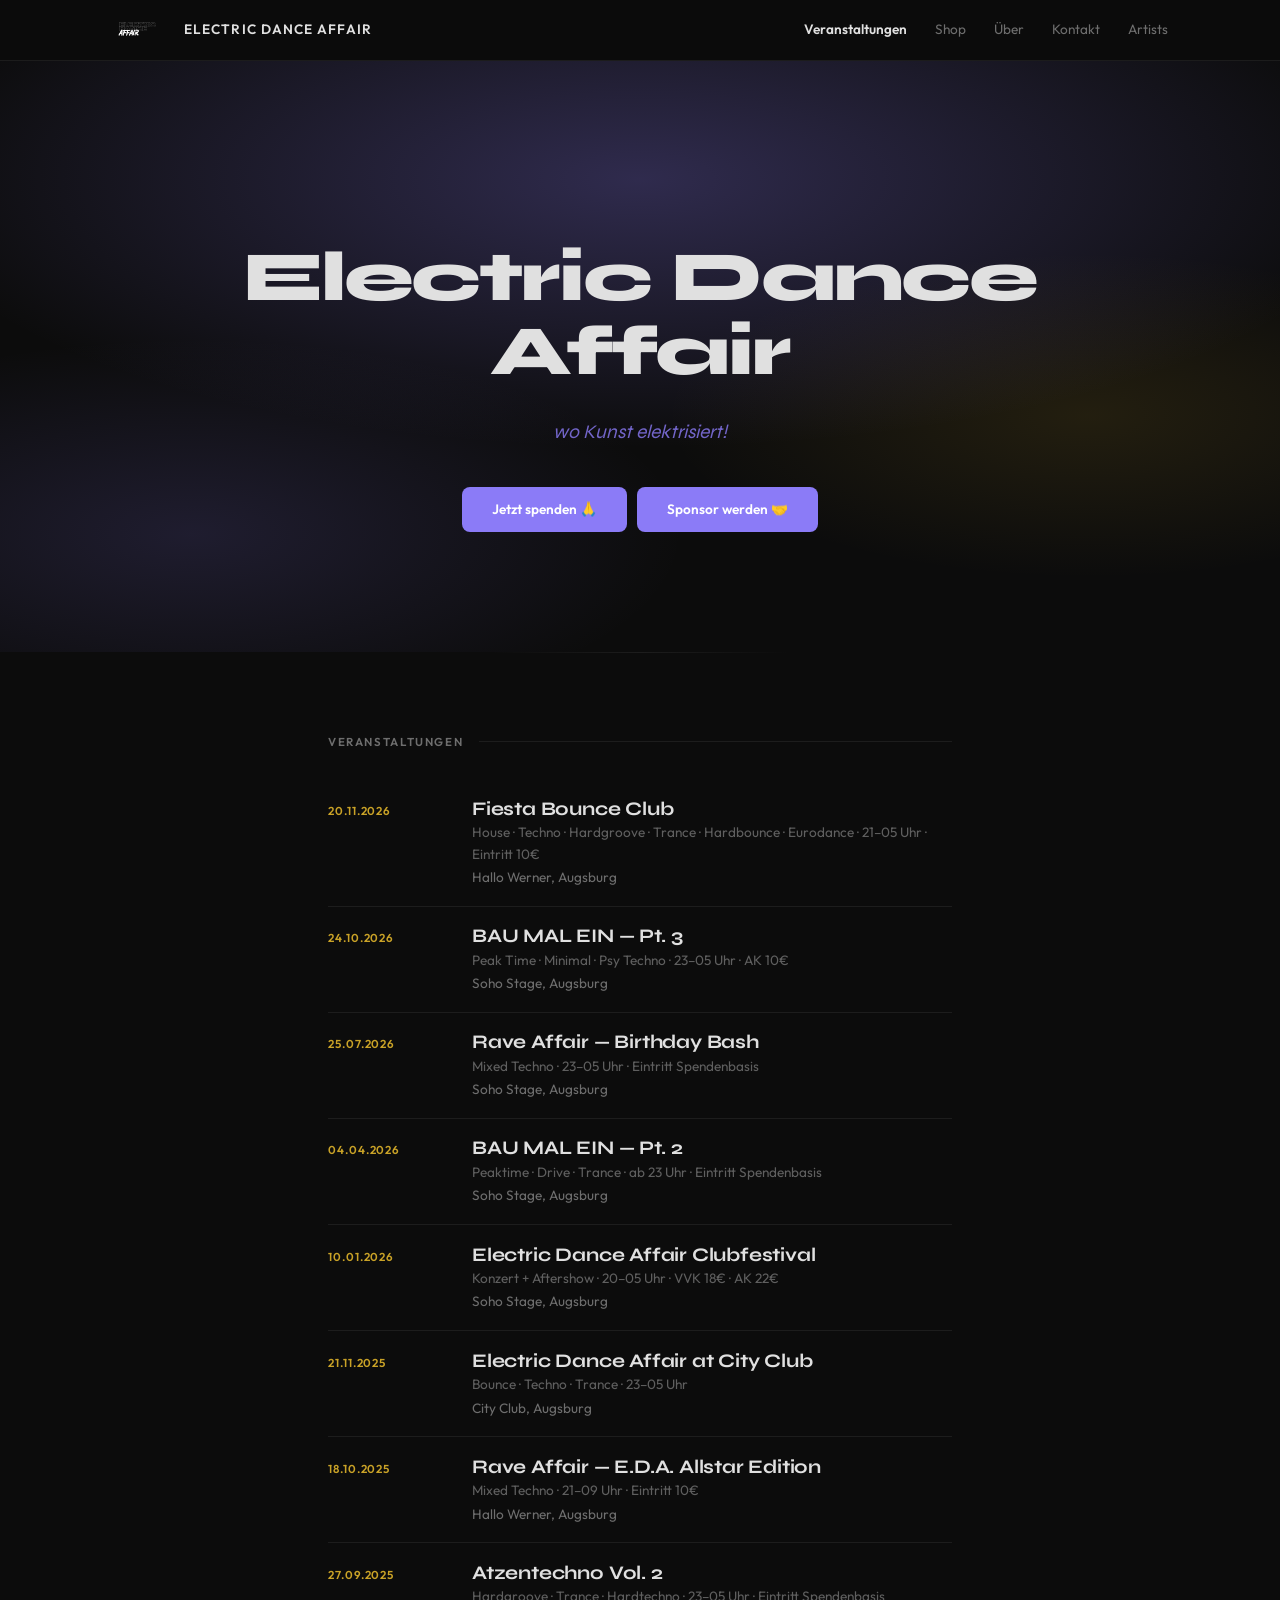
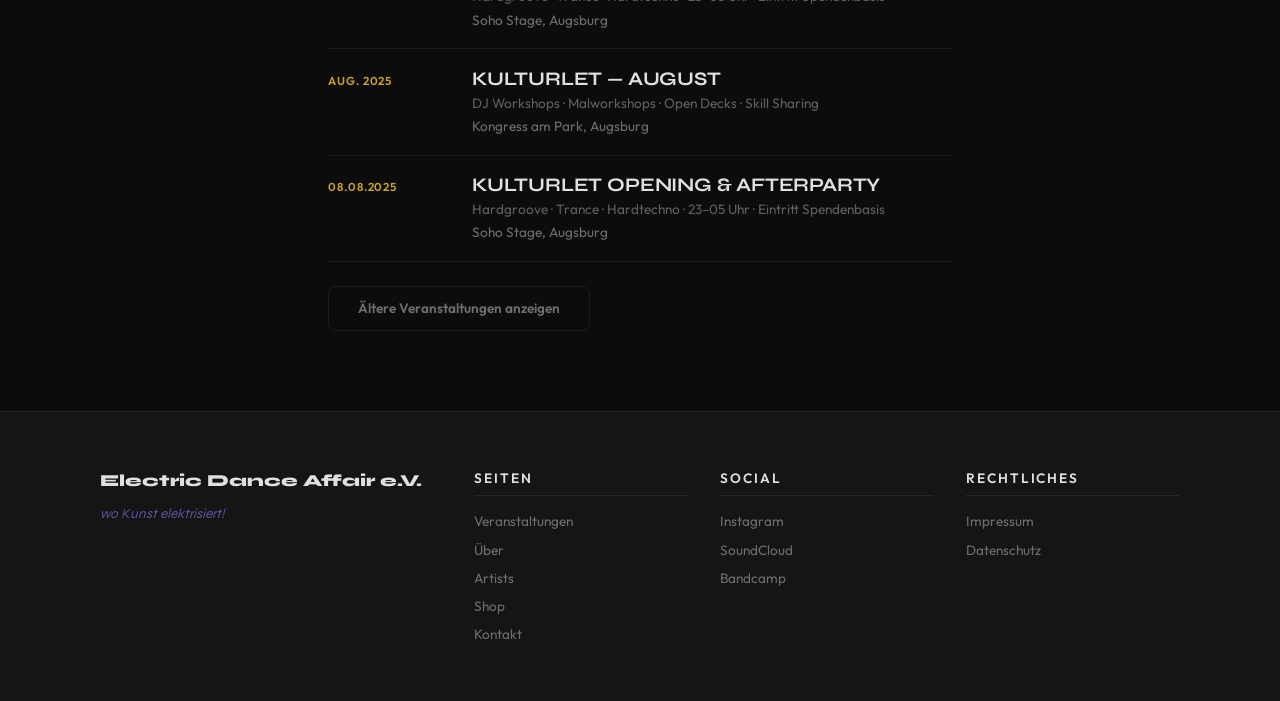
<file: index.html>
<!DOCTYPE html>
<html lang="de">
<head>
  <meta charset="UTF-8">
  <meta name="viewport" content="width=device-width, initial-scale=1.0">
  <title>Electric Dance Affair e.V. — wo Kunst elektrisiert!</title>
  <meta name="description" content="Electric Dance Affair e.V. — eine pulsierende Community, die Kunst, Musik und Performance auf einzigartige Weise verbindet. Augsburg.">
  <meta property="og:title" content="Electric Dance Affair e.V.">
  <meta property="og:description" content="Eine pulsierende Community, die Kunst, Musik und Performance auf einzigartige Weise verbindet.">
  <meta property="og:image" content="https://electric-dance-affair.de/images/og-image.jpg">
  <meta property="og:url" content="https://electric-dance-affair.de/">
  <meta property="og:type" content="website">
  <link rel="stylesheet" href="css/style.css">
  <link rel="icon" href="images/logo.png" type="image/png">
  <link rel="icon" href="images/favicon-32.png" sizes="32x32" type="image/png">
  <link rel="apple-touch-icon" href="images/apple-touch-icon.png">
  <link rel="manifest" href="manifest.json">
  <meta name="theme-color" content="#0C0C0C">
  <link rel="canonical" href="https://electric-dance-affair.de/">
  <script type="application/ld+json">
  {
    "@context": "https://schema.org",
    "@type": "Organization",
    "name": "Electric Dance Affair e.V.",
    "url": "https://electric-dance-affair.de",
    "logo": "https://electric-dance-affair.de/images/logo.png",
    "sameAs": [
      "https://www.instagram.com/electric.dance.affair/",
      "https://soundcloud.com/electricdanceaffair",
      "https://electricdanceaffair.bandcamp.com/"
    ]
  }
  </script>
</head>
<body>
  <div class="site-wrapper">

    <header class="site-header">
      <div class="inner">
        <a href="index.html" class="site-brand">
          <img src="images/logo.png" alt="Electric Dance Affair Logo">
          <span>Electric Dance Affair</span>
        </a>
        <button class="nav-toggle" aria-label="Menü" onclick="document.querySelector('.site-nav').classList.toggle('open')">&#9776;</button>
        <nav>
          <ul class="site-nav">
            <li><a href="index.html" class="active">Veranstaltungen</a></li>
            <li><a href="https://electricdanceaffair.bandcamp.com/" target="_blank" rel="noopener">Shop</a></li>
            <li><a href="ueber.html">Über</a></li>
            <li><a href="kontakt.html">Kontakt</a></li>
            <li><a href="artists.html">Artists</a></li>
          </ul>
        </nav>
      </div>
    </header>

    <main class="page-content">
      <div class="hero">
        <h1>Electric Dance<br>Affair</h1>
        <div class="tagline">wo Kunst elektrisiert!</div>
        <div class="hero-actions">
          <a href="https://www.paypal.com/donate/?hosted_button_id=UG9SYRRX23DXC" class="btn btn-primary" target="_blank" rel="noopener">Jetzt spenden &#128591;</a>
          <button class="btn btn-primary" onclick="document.getElementById('sponsoring-modal').classList.add('open')">Sponsor werden &#129309;</button>
        </div>
      </div>

      <div class="divider"></div>

      <section class="section">
        <div class="wrap wrap--narrow">
          <div class="section__eyebrow">
            <span class="label">Veranstaltungen</span>
          </div>

          <div class="events-list" id="events-list"></div>
        </div>
      </section>
    </main>

    <footer class="site-footer">
      <div class="inner">
        <div class="footer-col">
          <div class="footer-brand">Electric Dance Affair e.V.</div>
          <div class="footer-tagline">wo Kunst elektrisiert!</div>
        </div>
        <div class="footer-col">
          <div class="footer-col-title">Seiten</div>
          <a href="index.html">Veranstaltungen</a>
          <a href="ueber.html">Über</a>
          <a href="artists.html">Artists</a>
          <a href="https://electricdanceaffair.bandcamp.com/" target="_blank" rel="noopener">Shop</a>
          <a href="kontakt.html">Kontakt</a>
        </div>
        <div class="footer-col">
          <div class="footer-col-title">Social</div>
          <a href="https://www.instagram.com/electric.dance.affair/" target="_blank" rel="noopener">Instagram</a>
          <a href="https://soundcloud.com/electricdanceaffair" target="_blank" rel="noopener">SoundCloud</a>
          <a href="https://electricdanceaffair.bandcamp.com/" target="_blank" rel="noopener">Bandcamp</a>
        </div>
        <div class="footer-col">
          <div class="footer-col-title">Rechtliches</div>
          <a href="impressum.html">Impressum</a>
          <a href="datenschutz.html">Datenschutz</a>
        </div>
      </div>
    </footer>

  </div>

  <div class="modal-overlay" id="sponsoring-modal" onclick="if(event.target===this)this.classList.remove('open')">
    <div class="modal">
      <button class="modal-close" aria-label="Schließen" onclick="document.getElementById('sponsoring-modal').classList.remove('open')">&times;</button>
      <h3>Sponsoring</h3>
      <div class="modal-pdf">
        <embed src="sponsoring-sheet.pdf" type="application/pdf">
        <p class="modal-pdf-fallback">PDF-Vorschau wird auf diesem Gerät nicht unterstützt.</p>
      </div>
      <a href="sponsoring-sheet.pdf" download class="btn btn-primary" style="align-self:start;margin-top:1rem;">PDF herunterladen</a>
    </div>
  </div>

  <script>
    const MAX_VISIBLE = 10;
    fetch('events.json')
      .then(r => r.json())
      .then(events => {
        const list = document.getElementById('events-list');
        const html = events.map((e, i) => {
          const name = e.link
            ? `<a href="${e.link}" target="_blank" rel="noopener">${e.name}</a>`
            : e.name;
          return `<article class="event-item"${i >= MAX_VISIBLE ? ' style="display:none"' : ''}>
            <div class="event-date">${e.date}</div>
            <div class="event-body">
              <div class="event-name">${name}</div>
              ${e.meta ? `<div class="event-meta">${e.meta}</div>` : ''}
              ${e.location ? `<div class="event-location">${e.location}</div>` : ''}
            </div>
          </article>`;
        }).join('');
        list.innerHTML = html;
        if (events.length > MAX_VISIBLE) {
          const btn = document.createElement('button');
          btn.className = 'btn btn-secondary events-toggle';
          btn.textContent = 'Ältere Veranstaltungen anzeigen';
          btn.onclick = () => {
            list.querySelectorAll('.event-item[style]').forEach(el => el.style.display = '');
            btn.remove();
          };
          list.after(btn);
        }

        const today = new Date();
        today.setHours(0, 0, 0, 0);
        const futureEvents = events.filter(e => {
          const [d, m, y] = e.date.split('.');
          return new Date(y, m - 1, d) >= today;
        });
        if (futureEvents.length) {
          const ld = futureEvents.map(e => {
            const [d, m, y] = e.date.split('.');
            const obj = {
              '@context': 'https://schema.org',
              '@type': 'Event',
              'name': e.name,
              'startDate': `${y}-${m}-${d}`,
              'organizer': { '@type': 'Organization', 'name': 'Electric Dance Affair e.V.', 'url': 'https://electric-dance-affair.de' }
            };
            if (e.location) obj.location = { '@type': 'Place', 'name': e.location };
            return obj;
          });
          const s = document.createElement('script');
          s.type = 'application/ld+json';
          s.textContent = JSON.stringify(ld);
          document.head.appendChild(s);
        }
      });
  </script>
</body>
</html>
</file>
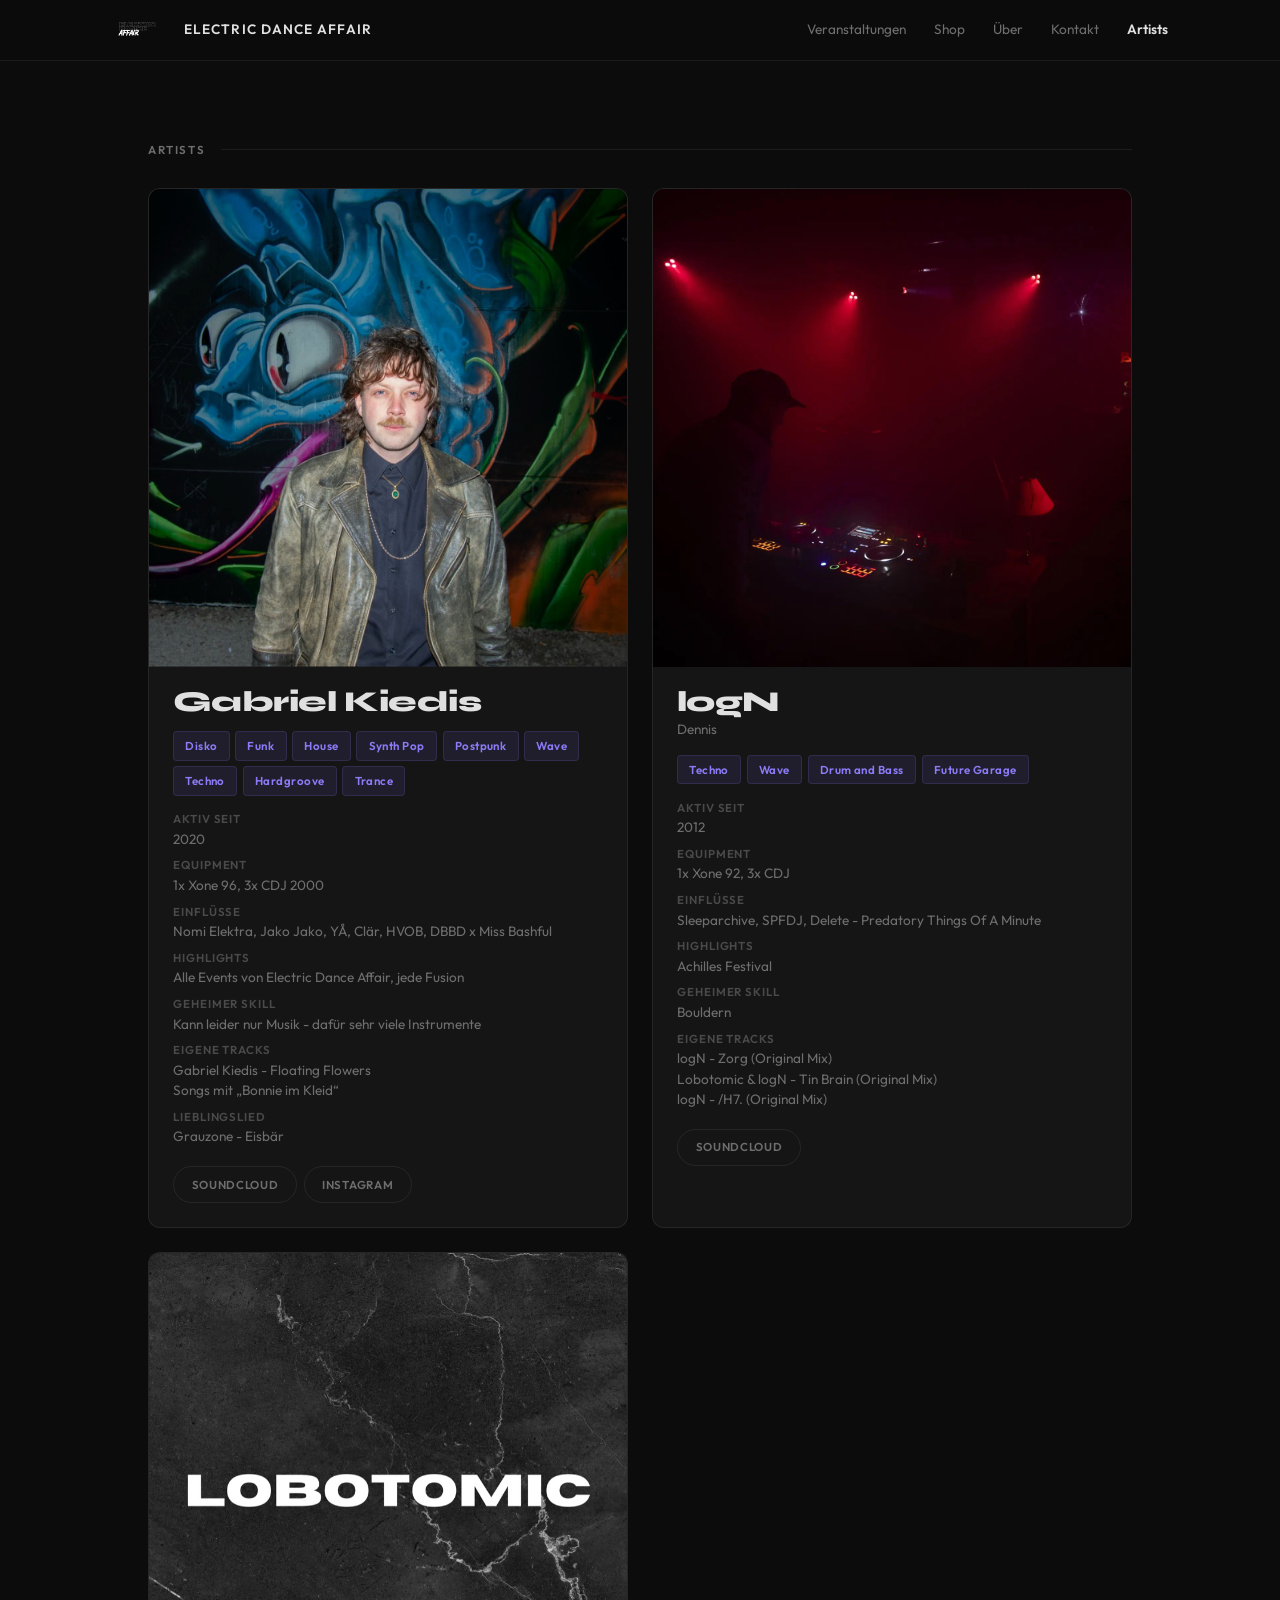
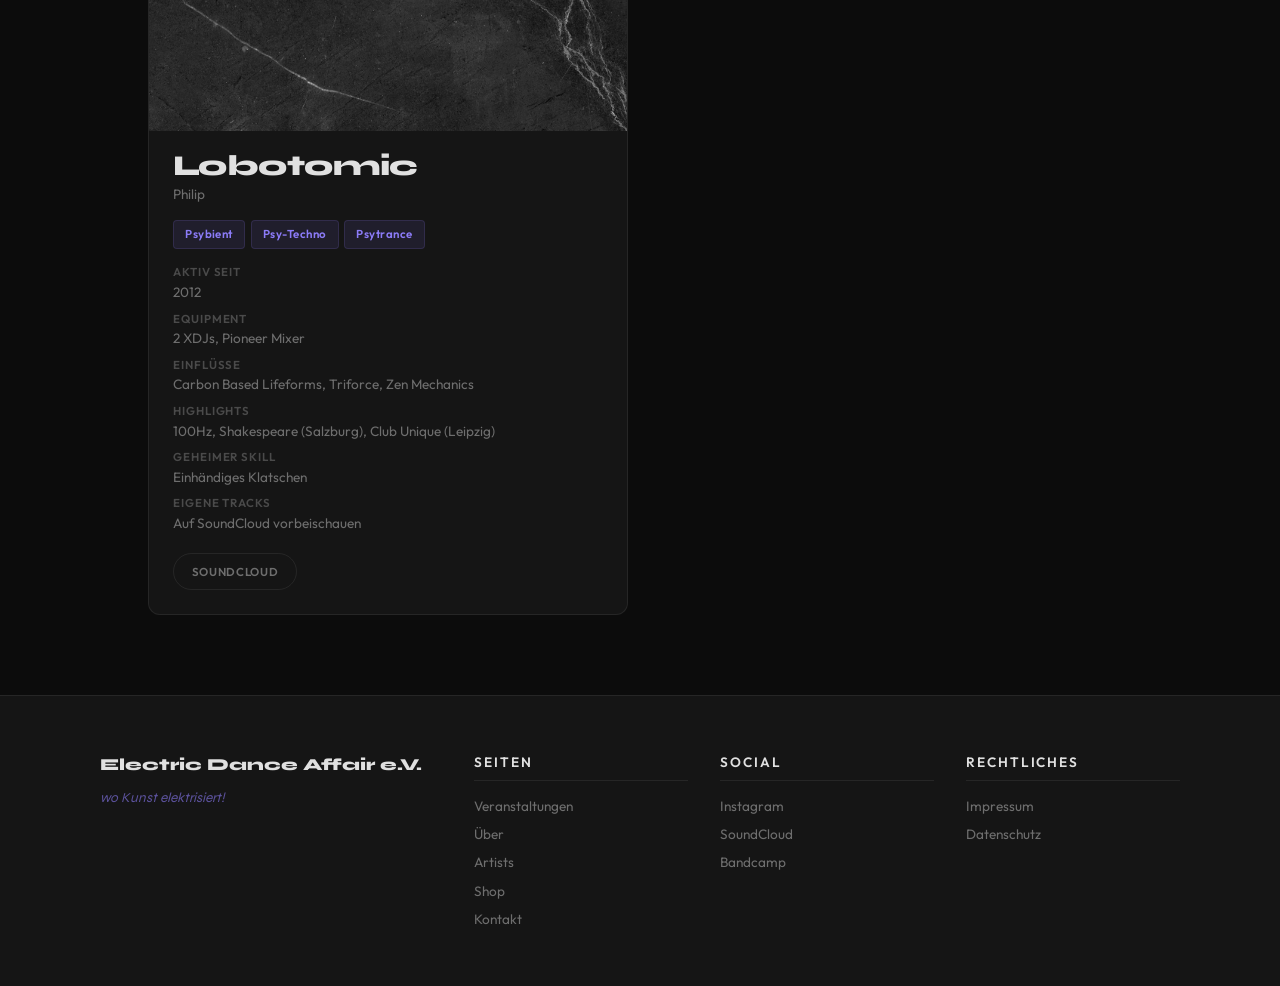
<file: artists.html>
<!DOCTYPE html>
<html lang="de">
<head>
  <meta charset="UTF-8">
  <meta name="viewport" content="width=device-width, initial-scale=1.0">
  <title>Artists — Electric Dance Affair e.V.</title>
  <meta name="description" content="Die Artists von Electric Dance Affair e.V. — Künstler, DJs und Performer aus Augsburg und darüber hinaus.">
  <meta property="og:title" content="Artists — Electric Dance Affair e.V.">
  <meta property="og:description" content="Die Artists von Electric Dance Affair — DJs und Performer aus Augsburg und darüber hinaus.">
  <meta property="og:image" content="https://electric-dance-affair.de/images/og-image.jpg">
  <meta property="og:url" content="https://electric-dance-affair.de/artists.html">
  <meta property="og:type" content="website">
  <link rel="stylesheet" href="css/style.css">
  <link rel="icon" href="images/logo.png" type="image/png">
  <link rel="icon" href="images/favicon-32.png" sizes="32x32" type="image/png">
  <link rel="apple-touch-icon" href="images/apple-touch-icon.png">
  <link rel="manifest" href="manifest.json">
  <meta name="theme-color" content="#0C0C0C">
  <link rel="canonical" href="https://electric-dance-affair.de/artists.html">
</head>
<body>
  <div class="site-wrapper">

    <header class="site-header">
      <div class="inner">
        <a href="index.html" class="site-brand">
          <img src="images/logo.png" alt="Electric Dance Affair Logo">
          <span>Electric Dance Affair</span>
        </a>
        <button class="nav-toggle" aria-label="Menü" onclick="document.querySelector('.site-nav').classList.toggle('open')">&#9776;</button>
        <nav>
          <ul class="site-nav">
            <li><a href="index.html">Veranstaltungen</a></li>
            <li><a href="https://electricdanceaffair.bandcamp.com/" target="_blank" rel="noopener">Shop</a></li>
            <li><a href="ueber.html">Über</a></li>
            <li><a href="kontakt.html">Kontakt</a></li>
            <li><a href="artists.html" class="active">Artists</a></li>
          </ul>
        </nav>
      </div>
    </header>

    <main class="page-content">
      <section class="section">
        <div class="wrap">
          <div class="section__eyebrow">
            <span class="label">Artists</span>
          </div>
          <div class="artists-grid" id="artists-grid"></div>
        </div>
      </section>
    </main>

    <footer class="site-footer">
      <div class="inner">
        <div class="footer-col">
          <div class="footer-brand">Electric Dance Affair e.V.</div>
          <div class="footer-tagline">wo Kunst elektrisiert!</div>
        </div>
        <div class="footer-col">
          <div class="footer-col-title">Seiten</div>
          <a href="index.html">Veranstaltungen</a>
          <a href="ueber.html">Über</a>
          <a href="artists.html">Artists</a>
          <a href="https://electricdanceaffair.bandcamp.com/" target="_blank" rel="noopener">Shop</a>
          <a href="kontakt.html">Kontakt</a>
        </div>
        <div class="footer-col">
          <div class="footer-col-title">Social</div>
          <a href="https://www.instagram.com/electric.dance.affair/" target="_blank" rel="noopener">Instagram</a>
          <a href="https://soundcloud.com/electricdanceaffair" target="_blank" rel="noopener">SoundCloud</a>
          <a href="https://electricdanceaffair.bandcamp.com/" target="_blank" rel="noopener">Bandcamp</a>
        </div>
        <div class="footer-col">
          <div class="footer-col-title">Rechtliches</div>
          <a href="impressum.html">Impressum</a>
          <a href="datenschutz.html">Datenschutz</a>
        </div>
      </div>
    </footer>

  </div>

  <script>
    const PLATFORM_LABELS = {
      instagram: 'Instagram',
      soundcloud: 'SoundCloud',
      bandcamp: 'Bandcamp',
      spotify: 'Spotify',
      youtube: 'YouTube',
      mixcloud: 'Mixcloud'
    };

    fetch('artists.json')
      .then(r => r.json())
      .then(artists => {
        const grid = document.getElementById('artists-grid');
        grid.innerHTML = artists.map(a => {
          const photo = a.photo
            ? `<div class="artist-photo"><img src="${a.photo}" alt="${a.name}" loading="lazy"></div>`
            : `<div class="artist-photo artist-photo--placeholder"><span>${a.name.charAt(0)}</span></div>`;

          const genres = (a.genres || [])
            .map(g => `<span class="artist-tag">${g}</span>`).join('');

          const links = a.links
            ? Object.entries(a.links)
                .map(([k, url]) => `<a href="${url}" class="social-pill" target="_blank" rel="noopener">${PLATFORM_LABELS[k] || k}</a>`)
                .join('')
            : '';

          const details = [
            a.activeSince ? ['Aktiv seit', a.activeSince] : null,
            a.equipment ? ['Equipment', a.equipment] : null,
            a.influences ? ['Einflüsse', a.influences] : null,
            a.highlights ? ['Highlights', a.highlights] : null,
            a.secretSkill ? ['Geheimer Skill', a.secretSkill] : null,
            a.tracks ? ['Eigene Tracks', Array.isArray(a.tracks) ? a.tracks.join('<br>') : a.tracks] : null,
            a.favSong ? ['Lieblingslied', a.favSong] : null
          ].filter(Boolean)
           .map(([label, val]) => `<div class="artist-detail"><span class="artist-detail-label">${label}</span><span class="artist-detail-value">${val}</span></div>`)
           .join('');

          return `<article class="artist-card">
            ${photo}
            <div class="artist-body">
              <div class="artist-header">
                <h2 class="artist-name">${a.name}</h2>
                ${a.realName ? `<div class="artist-realname">${a.realName}</div>` : ''}
              </div>
              ${genres ? `<div class="artist-tags">${genres}</div>` : ''}
              ${''/* bio bleibt im JSON, wird aber nicht angezeigt */}
              ${details ? `<div class="artist-details">${details}</div>` : ''}
              ${links ? `<div class="social-row">${links}</div>` : ''}
            </div>
          </article>`;
        }).join('');

        const ld = artists.map(a => {
          const obj = { '@context': 'https://schema.org', '@type': 'Person', 'name': a.name };
          const urls = a.links ? Object.values(a.links) : [];
          if (urls.length) obj.sameAs = urls;
          return obj;
        });
        const s = document.createElement('script');
        s.type = 'application/ld+json';
        s.textContent = JSON.stringify(ld);
        document.head.appendChild(s);
      });
  </script>
</body>
</html>
</file>
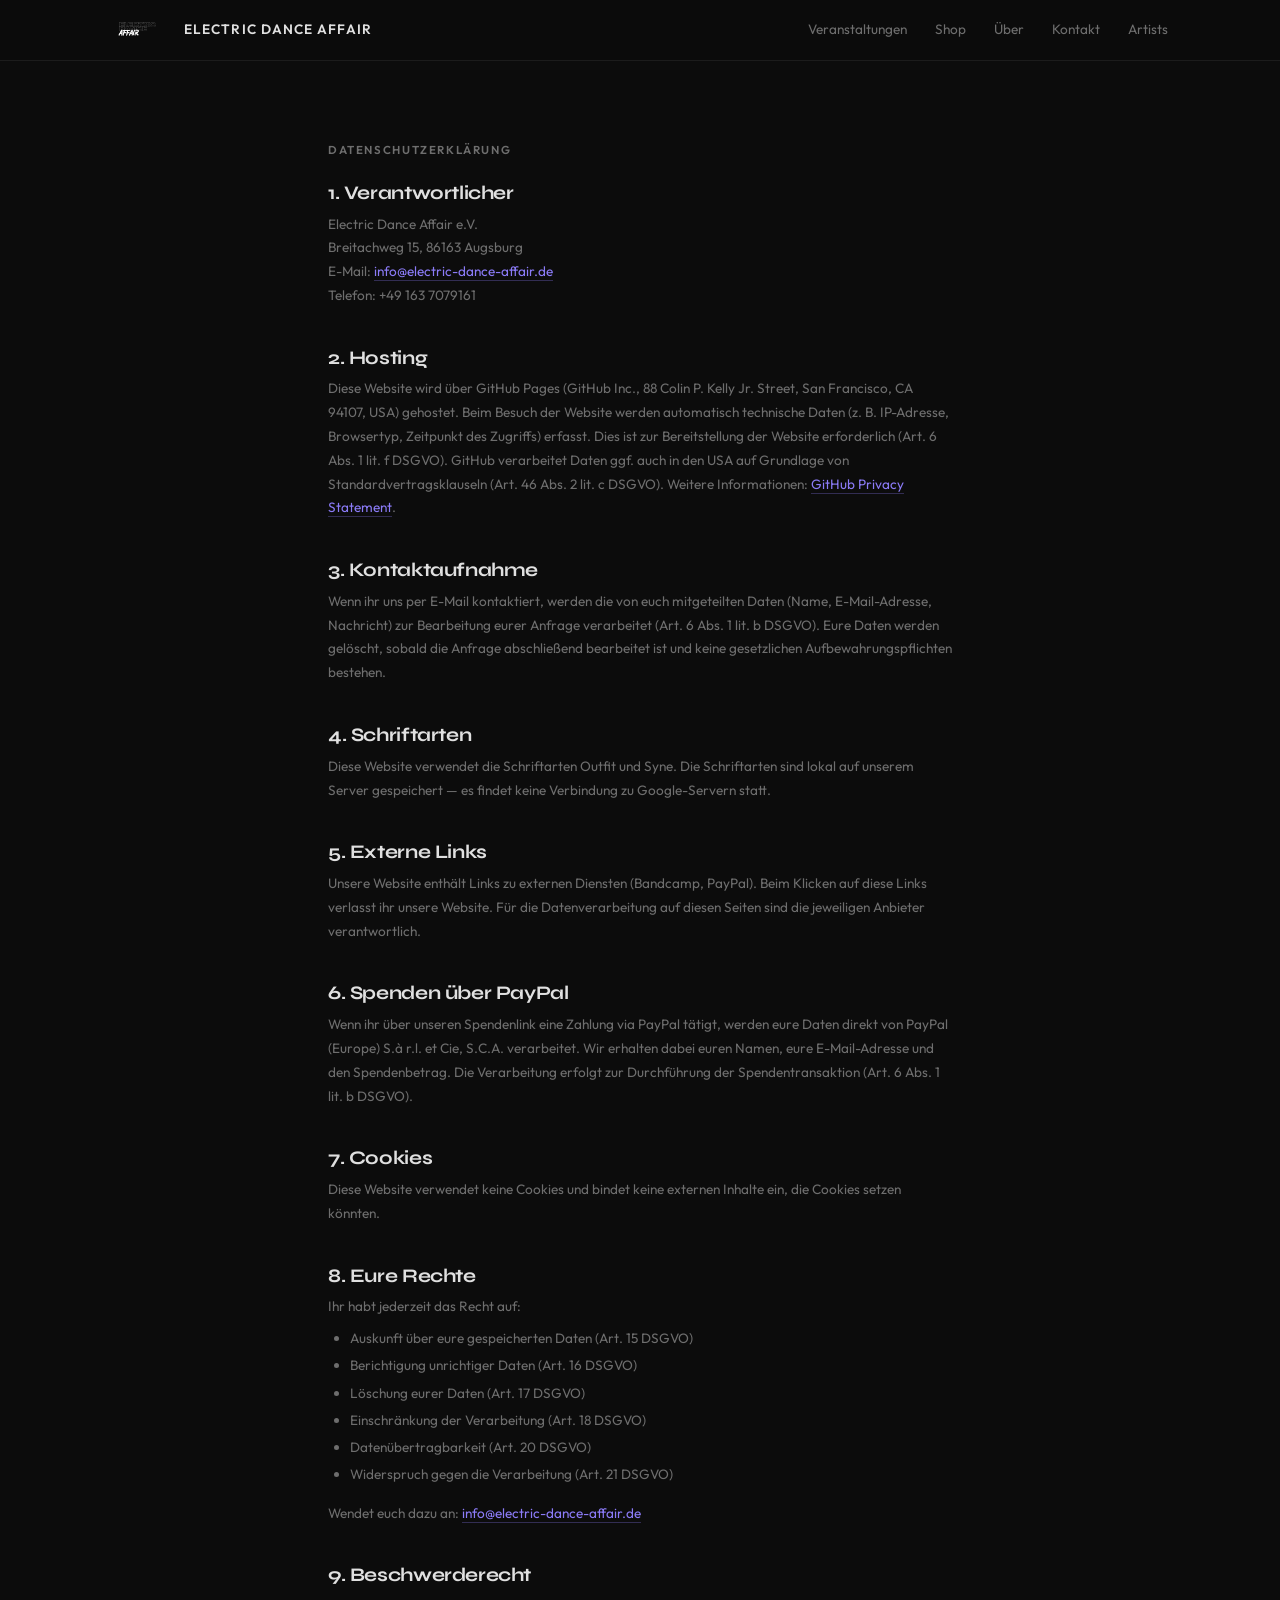
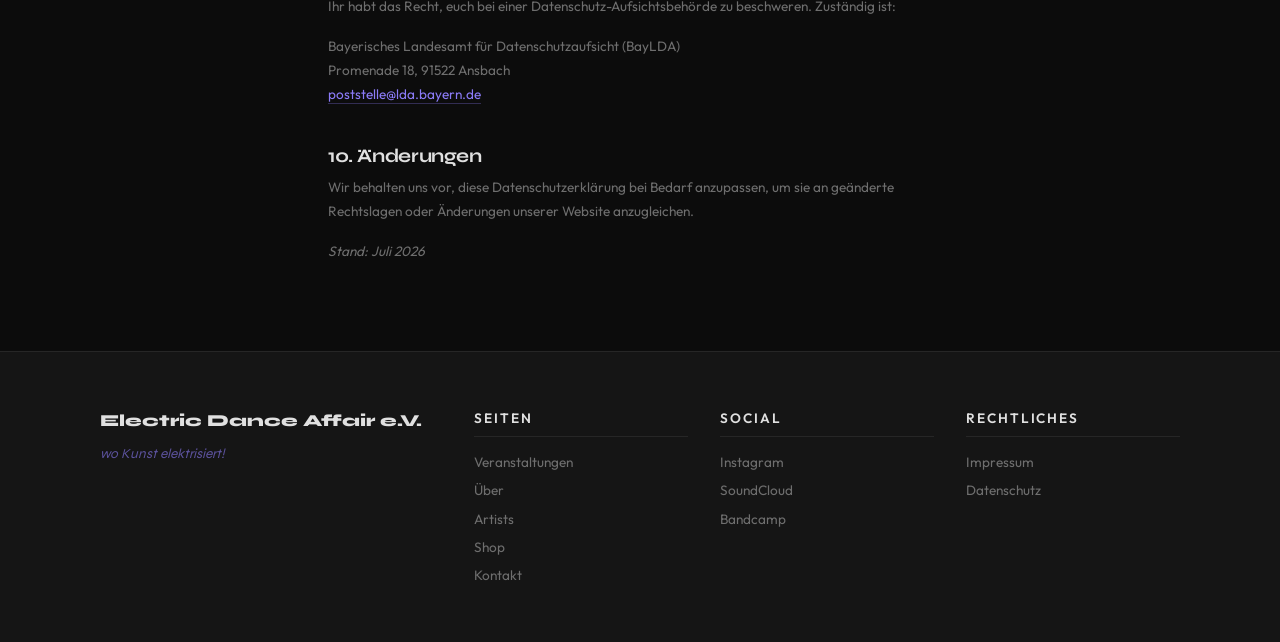
<file: datenschutz.html>
<!DOCTYPE html>
<html lang="de">
<head>
  <meta charset="UTF-8">
  <meta name="viewport" content="width=device-width, initial-scale=1.0">
  <title>Datenschutzerklärung — Electric Dance Affair e.V.</title>
  <link rel="stylesheet" href="css/style.css">
  <link rel="icon" href="images/logo.png" type="image/png">
  <link rel="icon" href="images/favicon-32.png" sizes="32x32" type="image/png">
  <link rel="apple-touch-icon" href="images/apple-touch-icon.png">
  <link rel="manifest" href="manifest.json">
  <meta name="theme-color" content="#0C0C0C">
  <link rel="canonical" href="https://electric-dance-affair.de/datenschutz.html">
</head>
<body>
  <div class="site-wrapper">

    <header class="site-header">
      <div class="inner">
        <a href="index.html" class="site-brand">
          <img src="images/logo.png" alt="Electric Dance Affair Logo">
          <span>Electric Dance Affair</span>
        </a>
        <button class="nav-toggle" aria-label="Menü" onclick="document.querySelector('.site-nav').classList.toggle('open')">&#9776;</button>
        <nav>
          <ul class="site-nav">
            <li><a href="index.html">Veranstaltungen</a></li>
            <li><a href="https://electricdanceaffair.bandcamp.com/" target="_blank" rel="noopener">Shop</a></li>
            <li><a href="ueber.html">Über</a></li>
            <li><a href="kontakt.html">Kontakt</a></li>
            <li><a href="artists.html">Artists</a></li>
          </ul>
        </nav>
      </div>
    </header>

    <main class="page-content">
      <section class="section">
        <div class="wrap wrap--narrow">
          <h1 class="label">Datenschutzerklärung</h1>
          <div class="legal">
            <h3>1. Verantwortlicher</h3>
            <p>Electric Dance Affair e.V.<br>
            Breitachweg 15, 86163 Augsburg<br>
            E-Mail: <a id="ds-mail-1" href="#">E-Mail laden</a><br>
            Telefon: +49 163 7079161</p>

            <h3>2. Hosting</h3>
            <p>Diese Website wird über GitHub Pages (GitHub Inc., 88 Colin P. Kelly Jr. Street, San Francisco, CA 94107, USA) gehostet. Beim Besuch der Website werden automatisch technische Daten (z.&nbsp;B. IP-Adresse, Browsertyp, Zeitpunkt des Zugriffs) erfasst. Dies ist zur Bereitstellung der Website erforderlich (Art. 6 Abs. 1 lit. f DSGVO). GitHub verarbeitet Daten ggf. auch in den USA auf Grundlage von Standardvertragsklauseln (Art. 46 Abs. 2 lit. c DSGVO). Weitere Informationen: <a href="https://docs.github.com/en/site-policy/privacy-policies/github-general-privacy-statement" target="_blank" rel="noopener">GitHub Privacy Statement</a>.</p>

            <h3>3. Kontaktaufnahme</h3>
            <p>Wenn ihr uns per E-Mail kontaktiert, werden die von euch mitgeteilten Daten (Name, E-Mail-Adresse, Nachricht) zur Bearbeitung eurer Anfrage verarbeitet (Art. 6 Abs. 1 lit. b DSGVO). Eure Daten werden gelöscht, sobald die Anfrage abschließend bearbeitet ist und keine gesetzlichen Aufbewahrungspflichten bestehen.</p>

            <h3>4. Schriftarten</h3>
            <p>Diese Website verwendet die Schriftarten Outfit und Syne. Die Schriftarten sind lokal auf unserem Server gespeichert — es findet keine Verbindung zu Google-Servern statt.</p>

            <h3>5. Externe Links</h3>
            <p>Unsere Website enthält Links zu externen Diensten (Bandcamp, PayPal). Beim Klicken auf diese Links verlasst ihr unsere Website. Für die Datenverarbeitung auf diesen Seiten sind die jeweiligen Anbieter verantwortlich.</p>

            <h3>6. Spenden über PayPal</h3>
            <p>Wenn ihr über unseren Spendenlink eine Zahlung via PayPal tätigt, werden eure Daten direkt von PayPal (Europe) S.à r.l. et Cie, S.C.A. verarbeitet. Wir erhalten dabei euren Namen, eure E-Mail-Adresse und den Spendenbetrag. Die Verarbeitung erfolgt zur Durchführung der Spendentransaktion (Art. 6 Abs. 1 lit. b DSGVO).</p>

            <h3>7. Cookies</h3>
            <p>Diese Website verwendet keine Cookies und bindet keine externen Inhalte ein, die Cookies setzen könnten.</p>

            <h3>8. Eure Rechte</h3>
            <p>Ihr habt jederzeit das Recht auf:</p>
            <ul>
              <li>Auskunft über eure gespeicherten Daten (Art. 15 DSGVO)</li>
              <li>Berichtigung unrichtiger Daten (Art. 16 DSGVO)</li>
              <li>Löschung eurer Daten (Art. 17 DSGVO)</li>
              <li>Einschränkung der Verarbeitung (Art. 18 DSGVO)</li>
              <li>Datenübertragbarkeit (Art. 20 DSGVO)</li>
              <li>Widerspruch gegen die Verarbeitung (Art. 21 DSGVO)</li>
            </ul>
            <p>Wendet euch dazu an: <a id="ds-mail-2" href="#">E-Mail laden</a></p>

            <h3>9. Beschwerderecht</h3>
            <p>Ihr habt das Recht, euch bei einer Datenschutz-Aufsichtsbehörde zu beschweren. Zuständig ist:</p>
            <p>Bayerisches Landesamt für Datenschutzaufsicht (BayLDA)<br>
            Promenade 18, 91522 Ansbach<br>
            <a href="mailto:poststelle@lda.bayern.de">poststelle@lda.bayern.de</a></p>

            <h3>10. Änderungen</h3>
            <p>Wir behalten uns vor, diese Datenschutzerklärung bei Bedarf anzupassen, um sie an geänderte Rechtslagen oder Änderungen unserer Website anzugleichen.</p>

            <p><em>Stand: Juli 2026</em></p>
          </div>
          <script>
          (function(){
            var a='info',b='electric-dance-affair.de',addr=a+'@'+b;
            ['ds-mail-1','ds-mail-2'].forEach(function(id){
              var m=document.getElementById(id);
              m.href='mailto:'+addr;
              m.textContent=addr;
            });
          })();
          </script>
        </div>
      </section>
    </main>

    <footer class="site-footer">
      <div class="inner">
        <div class="footer-col">
          <div class="footer-brand">Electric Dance Affair e.V.</div>
          <div class="footer-tagline">wo Kunst elektrisiert!</div>
        </div>
        <div class="footer-col">
          <div class="footer-col-title">Seiten</div>
          <a href="index.html">Veranstaltungen</a>
          <a href="ueber.html">Über</a>
          <a href="artists.html">Artists</a>
          <a href="https://electricdanceaffair.bandcamp.com/" target="_blank" rel="noopener">Shop</a>
          <a href="kontakt.html">Kontakt</a>
        </div>
        <div class="footer-col">
          <div class="footer-col-title">Social</div>
          <a href="https://www.instagram.com/electric.dance.affair/" target="_blank" rel="noopener">Instagram</a>
          <a href="https://soundcloud.com/electricdanceaffair" target="_blank" rel="noopener">SoundCloud</a>
          <a href="https://electricdanceaffair.bandcamp.com/" target="_blank" rel="noopener">Bandcamp</a>
        </div>
        <div class="footer-col">
          <div class="footer-col-title">Rechtliches</div>
          <a href="impressum.html">Impressum</a>
          <a href="datenschutz.html">Datenschutz</a>
        </div>
      </div>
    </footer>

  </div>
</body>
</html>
</file>
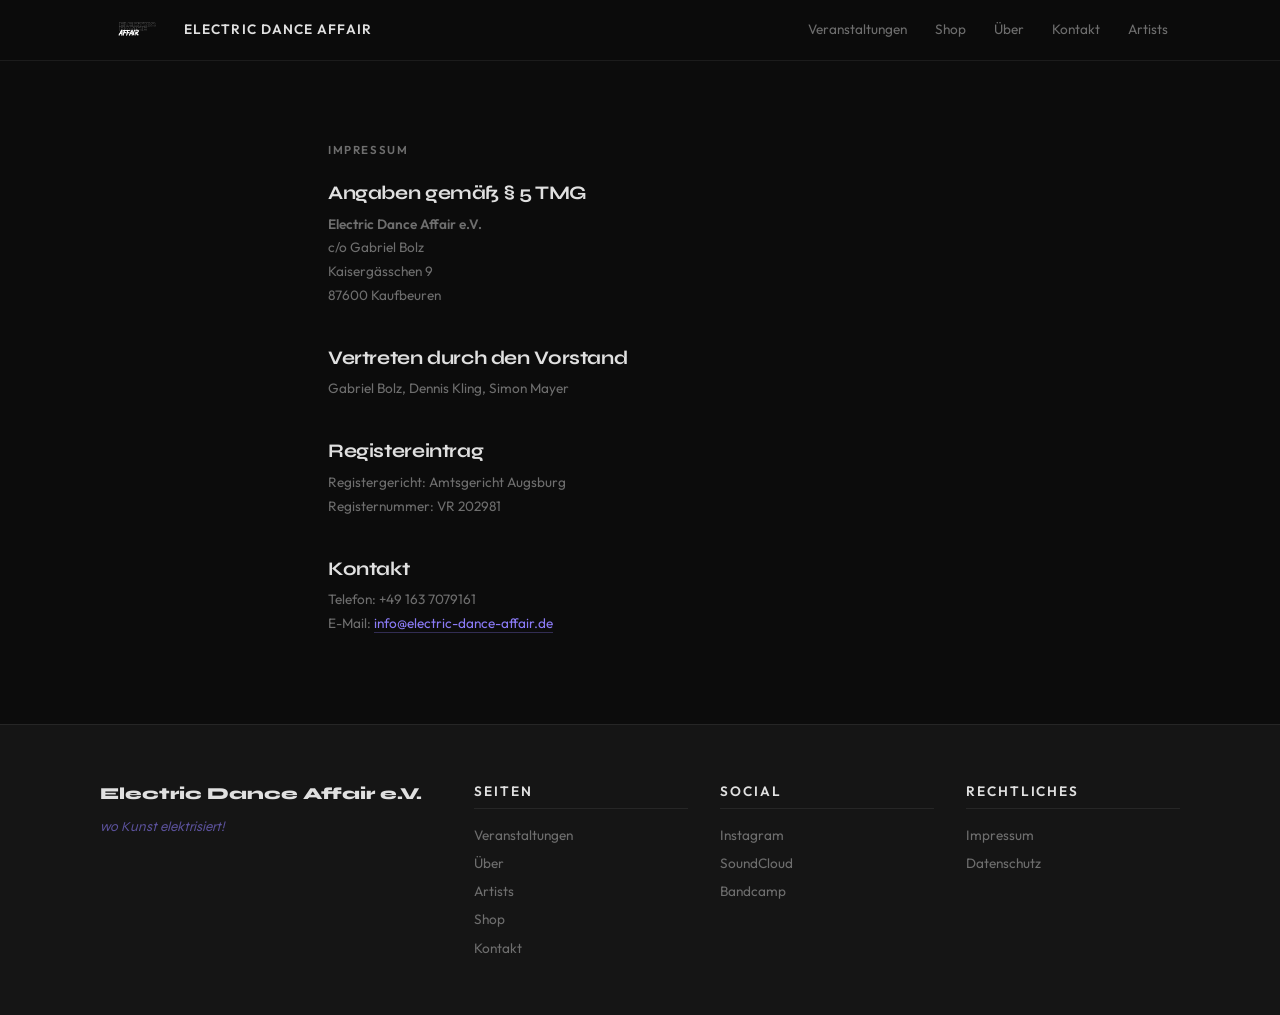
<file: impressum.html>
<!DOCTYPE html>
<html lang="de">
<head>
  <meta charset="UTF-8">
  <meta name="viewport" content="width=device-width, initial-scale=1.0">
  <title>Impressum — Electric Dance Affair e.V.</title>
  <link rel="stylesheet" href="css/style.css">
  <link rel="icon" href="images/logo.png" type="image/png">
  <link rel="icon" href="images/favicon-32.png" sizes="32x32" type="image/png">
  <link rel="apple-touch-icon" href="images/apple-touch-icon.png">
  <link rel="manifest" href="manifest.json">
  <meta name="theme-color" content="#0C0C0C">
  <link rel="canonical" href="https://electric-dance-affair.de/impressum.html">
</head>
<body>
  <div class="site-wrapper">

    <header class="site-header">
      <div class="inner">
        <a href="index.html" class="site-brand">
          <img src="images/logo.png" alt="Electric Dance Affair Logo">
          <span>Electric Dance Affair</span>
        </a>
        <button class="nav-toggle" aria-label="Menü" onclick="document.querySelector('.site-nav').classList.toggle('open')">&#9776;</button>
        <nav>
          <ul class="site-nav">
            <li><a href="index.html">Veranstaltungen</a></li>
            <li><a href="https://electricdanceaffair.bandcamp.com/" target="_blank" rel="noopener">Shop</a></li>
            <li><a href="ueber.html">Über</a></li>
            <li><a href="kontakt.html">Kontakt</a></li>
            <li><a href="artists.html">Artists</a></li>
          </ul>
        </nav>
      </div>
    </header>

    <main class="page-content">
      <section class="section">
        <div class="wrap wrap--narrow">
          <h1 class="label">Impressum</h1>
          <div class="legal">
            <h3>Angaben gemäß § 5 TMG</h3>
            <p><strong>Electric Dance Affair e.V.</strong><br>
            c/o Gabriel Bolz<br>
            Kaisergässchen 9<br>
            87600 Kaufbeuren</p>

            <h3>Vertreten durch den Vorstand</h3>
            <p>Gabriel Bolz, Dennis Kling, Simon Mayer</p>

            <h3>Registereintrag</h3>
            <p>Registergericht: Amtsgericht Augsburg<br>
            Registernummer: VR 202981</p>

            <h3>Kontakt</h3>
            <p>Telefon: +49 163 7079161<br>
            E-Mail: <a id="impressum-mail" href="#">E-Mail laden</a></p>
          </div>
          <script>
          (function(){
            var a='info',b='electric-dance-affair.de',m=document.getElementById('impressum-mail');
            var addr=a+'@'+b;
            m.href='mailto:'+addr;
            m.textContent=addr;
          })();
          </script>
        </div>
      </section>
    </main>

    <footer class="site-footer">
      <div class="inner">
        <div class="footer-col">
          <div class="footer-brand">Electric Dance Affair e.V.</div>
          <div class="footer-tagline">wo Kunst elektrisiert!</div>
        </div>
        <div class="footer-col">
          <div class="footer-col-title">Seiten</div>
          <a href="index.html">Veranstaltungen</a>
          <a href="ueber.html">Über</a>
          <a href="artists.html">Artists</a>
          <a href="https://electricdanceaffair.bandcamp.com/" target="_blank" rel="noopener">Shop</a>
          <a href="kontakt.html">Kontakt</a>
        </div>
        <div class="footer-col">
          <div class="footer-col-title">Social</div>
          <a href="https://www.instagram.com/electric.dance.affair/" target="_blank" rel="noopener">Instagram</a>
          <a href="https://soundcloud.com/electricdanceaffair" target="_blank" rel="noopener">SoundCloud</a>
          <a href="https://electricdanceaffair.bandcamp.com/" target="_blank" rel="noopener">Bandcamp</a>
        </div>
        <div class="footer-col">
          <div class="footer-col-title">Rechtliches</div>
          <a href="impressum.html">Impressum</a>
          <a href="datenschutz.html">Datenschutz</a>
        </div>
      </div>
    </footer>

  </div>
</body>
</html>
</file>
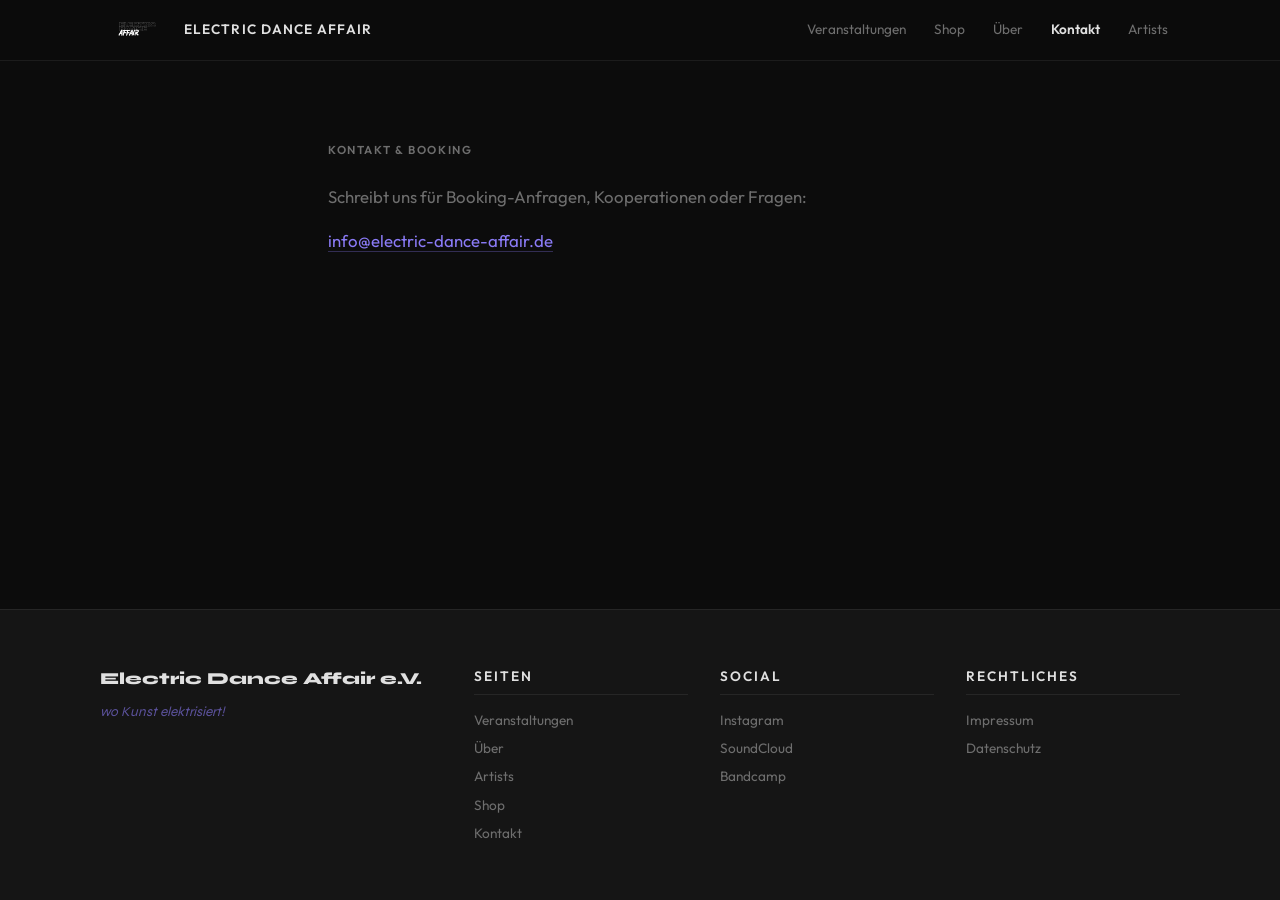
<file: kontakt.html>
<!DOCTYPE html>
<html lang="de">
<head>
  <meta charset="UTF-8">
  <meta name="viewport" content="width=device-width, initial-scale=1.0">
  <title>Kontakt & Booking — Electric Dance Affair e.V.</title>
  <meta name="description" content="Kontaktiert Electric Dance Affair e.V. für Booking-Anfragen, Kooperationen und mehr.">
  <meta property="og:title" content="Kontakt — Electric Dance Affair e.V.">
  <meta property="og:description" content="Kontaktiert Electric Dance Affair e.V. für Booking-Anfragen, Kooperationen und mehr.">
  <meta property="og:image" content="https://electric-dance-affair.de/images/og-image.jpg">
  <meta property="og:url" content="https://electric-dance-affair.de/kontakt.html">
  <meta property="og:type" content="website">
  <link rel="stylesheet" href="css/style.css">
  <link rel="icon" href="images/logo.png" type="image/png">
  <link rel="icon" href="images/favicon-32.png" sizes="32x32" type="image/png">
  <link rel="apple-touch-icon" href="images/apple-touch-icon.png">
  <link rel="manifest" href="manifest.json">
  <meta name="theme-color" content="#0C0C0C">
  <link rel="canonical" href="https://electric-dance-affair.de/kontakt.html">
</head>
<body>
  <div class="site-wrapper">

    <header class="site-header">
      <div class="inner">
        <a href="index.html" class="site-brand">
          <img src="images/logo.png" alt="Electric Dance Affair Logo">
          <span>Electric Dance Affair</span>
        </a>
        <button class="nav-toggle" aria-label="Menü" onclick="document.querySelector('.site-nav').classList.toggle('open')">&#9776;</button>
        <nav>
          <ul class="site-nav">
            <li><a href="index.html">Veranstaltungen</a></li>
            <li><a href="https://electricdanceaffair.bandcamp.com/" target="_blank" rel="noopener">Shop</a></li>
            <li><a href="ueber.html">Über</a></li>
            <li><a href="kontakt.html" class="active">Kontakt</a></li>
            <li><a href="artists.html">Artists</a></li>
          </ul>
        </nav>
      </div>
    </header>

    <main class="page-content">
      <section class="section">
        <div class="wrap wrap--narrow">
          <h1 class="label">Kontakt &amp; Booking</h1>

          <p>Schreibt uns für Booking-Anfragen, Kooperationen oder Fragen:</p>
          <p class="email-reveal"><a id="contact-mail" href="#" onclick="return false;">E-Mail-Adresse laden</a></p>

          <script>
          (function(){
            var a='info',b='electric-dance-affair.de',m=document.getElementById('contact-mail');
            var addr=a+'@'+b;
            m.href='mailto:'+addr;
            m.textContent=addr;
            m.onclick=null;
          })();
          </script>
        </div>
      </section>
    </main>

    <footer class="site-footer">
      <div class="inner">
        <div class="footer-col">
          <div class="footer-brand">Electric Dance Affair e.V.</div>
          <div class="footer-tagline">wo Kunst elektrisiert!</div>
        </div>
        <div class="footer-col">
          <div class="footer-col-title">Seiten</div>
          <a href="index.html">Veranstaltungen</a>
          <a href="ueber.html">Über</a>
          <a href="artists.html">Artists</a>
          <a href="https://electricdanceaffair.bandcamp.com/" target="_blank" rel="noopener">Shop</a>
          <a href="kontakt.html">Kontakt</a>
        </div>
        <div class="footer-col">
          <div class="footer-col-title">Social</div>
          <a href="https://www.instagram.com/electric.dance.affair/" target="_blank" rel="noopener">Instagram</a>
          <a href="https://soundcloud.com/electricdanceaffair" target="_blank" rel="noopener">SoundCloud</a>
          <a href="https://electricdanceaffair.bandcamp.com/" target="_blank" rel="noopener">Bandcamp</a>
        </div>
        <div class="footer-col">
          <div class="footer-col-title">Rechtliches</div>
          <a href="impressum.html">Impressum</a>
          <a href="datenschutz.html">Datenschutz</a>
        </div>
      </div>
    </footer>

  </div>
</body>
</html>
</file>
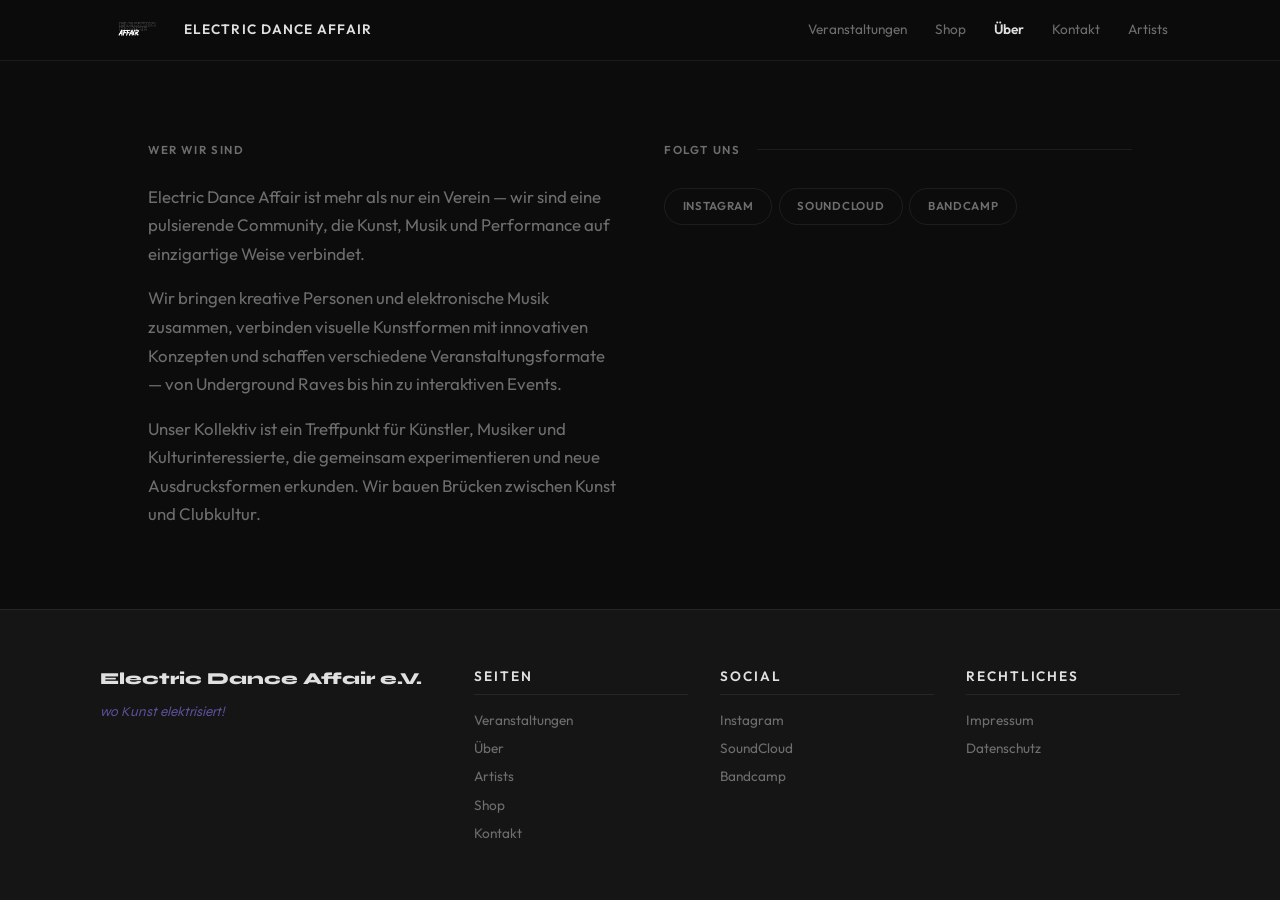
<file: ueber.html>
<!DOCTYPE html>
<html lang="de">
<head>
  <meta charset="UTF-8">
  <meta name="viewport" content="width=device-width, initial-scale=1.0">
  <title>Über — Electric Dance Affair e.V.</title>
  <meta name="description" content="Electric Dance Affair ist eine pulsierende Community, die Kunst, Musik und Performance auf einzigartige Weise verbindet.">
  <meta property="og:title" content="Über uns — Electric Dance Affair e.V.">
  <meta property="og:description" content="Electric Dance Affair ist eine pulsierende Community, die Kunst, Musik und Performance auf einzigartige Weise verbindet.">
  <meta property="og:image" content="https://electric-dance-affair.de/images/og-image.jpg">
  <meta property="og:url" content="https://electric-dance-affair.de/ueber.html">
  <meta property="og:type" content="website">
  <link rel="stylesheet" href="css/style.css">
  <link rel="icon" href="images/logo.png" type="image/png">
  <link rel="icon" href="images/favicon-32.png" sizes="32x32" type="image/png">
  <link rel="apple-touch-icon" href="images/apple-touch-icon.png">
  <link rel="manifest" href="manifest.json">
  <meta name="theme-color" content="#0C0C0C">
  <link rel="canonical" href="https://electric-dance-affair.de/ueber.html">
</head>
<body>
  <div class="site-wrapper">

    <header class="site-header">
      <div class="inner">
        <a href="index.html" class="site-brand">
          <img src="images/logo.png" alt="Electric Dance Affair Logo">
          <span>Electric Dance Affair</span>
        </a>
        <button class="nav-toggle" aria-label="Menü" onclick="document.querySelector('.site-nav').classList.toggle('open')">&#9776;</button>
        <nav>
          <ul class="site-nav">
            <li><a href="index.html">Veranstaltungen</a></li>
            <li><a href="https://electricdanceaffair.bandcamp.com/" target="_blank" rel="noopener">Shop</a></li>
            <li><a href="ueber.html" class="active">Über</a></li>
            <li><a href="kontakt.html">Kontakt</a></li>
            <li><a href="artists.html">Artists</a></li>
          </ul>
        </nav>
      </div>
    </header>

    <main class="page-content">
      <section class="section">
        <div class="wrap">
          <div class="about-grid">
            <div>
              <h1 class="label">Wer wir sind</h1>
              <p>Electric Dance Affair ist mehr als nur ein Verein — wir sind eine pulsierende Community, die Kunst, Musik und Performance auf einzigartige Weise verbindet.</p>
              <p>Wir bringen kreative Personen und elektronische Musik zusammen, verbinden visuelle Kunstformen mit innovativen Konzepten und schaffen verschiedene Veranstaltungsformate — von Underground Raves bis hin zu interaktiven Events.</p>
              <p>Unser Kollektiv ist ein Treffpunkt für Künstler, Musiker und Kulturinteressierte, die gemeinsam experimentieren und neue Ausdrucksformen erkunden. Wir bauen Brücken zwischen Kunst und Clubkultur.</p>
            </div>
            <div>
              <div class="section__eyebrow">
                <span class="label">Folgt uns</span>
              </div>
              <div class="social-row">
                <a href="https://www.instagram.com/electric.dance.affair/" class="social-pill" target="_blank" rel="noopener">Instagram</a>
                <a href="https://soundcloud.com/electricdanceaffair" class="social-pill" target="_blank" rel="noopener">SoundCloud</a>
                <a href="https://electricdanceaffair.bandcamp.com/" class="social-pill" target="_blank" rel="noopener">Bandcamp</a>
              </div>
            </div>
          </div>
        </div>
      </section>
    </main>

    <footer class="site-footer">
      <div class="inner">
        <div class="footer-col">
          <div class="footer-brand">Electric Dance Affair e.V.</div>
          <div class="footer-tagline">wo Kunst elektrisiert!</div>
        </div>
        <div class="footer-col">
          <div class="footer-col-title">Seiten</div>
          <a href="index.html">Veranstaltungen</a>
          <a href="ueber.html">Über</a>
          <a href="artists.html">Artists</a>
          <a href="https://electricdanceaffair.bandcamp.com/" target="_blank" rel="noopener">Shop</a>
          <a href="kontakt.html">Kontakt</a>
        </div>
        <div class="footer-col">
          <div class="footer-col-title">Social</div>
          <a href="https://www.instagram.com/electric.dance.affair/" target="_blank" rel="noopener">Instagram</a>
          <a href="https://soundcloud.com/electricdanceaffair" target="_blank" rel="noopener">SoundCloud</a>
          <a href="https://electricdanceaffair.bandcamp.com/" target="_blank" rel="noopener">Bandcamp</a>
        </div>
        <div class="footer-col">
          <div class="footer-col-title">Rechtliches</div>
          <a href="impressum.html">Impressum</a>
          <a href="datenschutz.html">Datenschutz</a>
        </div>
      </div>
    </footer>

  </div>
</body>
</html>
</file>
<file: css/style.css>
@font-face {
  font-family: 'Outfit';
  font-style: normal;
  font-weight: 300;
  font-display: swap;
  src: url('../fonts/outfit-300.ttf') format('truetype');
}
@font-face {
  font-family: 'Outfit';
  font-style: normal;
  font-weight: 400;
  font-display: swap;
  src: url('../fonts/outfit-400.ttf') format('truetype');
}
@font-face {
  font-family: 'Outfit';
  font-style: normal;
  font-weight: 600;
  font-display: swap;
  src: url('../fonts/outfit-600.ttf') format('truetype');
}
@font-face {
  font-family: 'Syne';
  font-style: normal;
  font-weight: 400;
  font-display: swap;
  src: url('../fonts/syne-400.ttf') format('truetype');
}
@font-face {
  font-family: 'Syne';
  font-style: normal;
  font-weight: 700;
  font-display: swap;
  src: url('../fonts/syne-700.ttf') format('truetype');
}
@font-face {
  font-family: 'Syne';
  font-style: normal;
  font-weight: 800;
  font-display: swap;
  src: url('../fonts/syne-800.ttf') format('truetype');
}

:root {
  --ground: #0C0C0C;
  --surface: #151515;
  --surface-raised: #1C1C1C;
  --text: #E0E0E0;
  --text-muted: #6E6E6E;
  --text-dim: #4A4A4A;
  --accent: #8B7BF7;
  --accent-hover: #A89BFF;
  --accent-glow: rgba(139, 123, 247, 0.10);
  --gold: #C9A227;
  --border: rgba(255, 255, 255, 0.07);
  --border-hover: rgba(255, 255, 255, 0.14);

  --font-display: 'Syne', system-ui, sans-serif;
  --font-body: 'Outfit', system-ui, -apple-system, sans-serif;

  --content: 720px;
  --wide: 1080px;
  --gutter: clamp(20px, 5vw, 48px);

  --text-xs: 0.72rem;
  --text-sm: 0.85rem;
  --text-base: 1.05rem;
  --text-lg: 1.2rem;
  --text-xl: clamp(1.4rem, 1.2rem + 1vw, 1.8rem);
  --text-2xl: clamp(1.8rem, 1.4rem + 2vw, 2.8rem);
  --text-hero: clamp(2.6rem, 2rem + 3vw, 4.5rem);
}

*, *::before, *::after {
  margin: 0; padding: 0; box-sizing: border-box;
}

html { scroll-behavior: smooth; }

body {
  background: var(--ground);
  color: var(--text);
  font-family: var(--font-body);
  font-weight: 400;
  font-size: var(--text-base);
  line-height: 1.55;
  -webkit-font-smoothing: antialiased;
  -moz-osx-font-smoothing: grayscale;
}

h1, h2, h3, h4, h5, h6 {
  font-family: var(--font-display);
  color: var(--text);
  line-height: 1.05;
  text-wrap: balance;
  letter-spacing: -0.02em;
}

h1 { font-size: var(--text-hero); font-weight: 800; }
h2 { font-size: var(--text-2xl); font-weight: 800; margin-bottom: 1.5rem; }
h3 { font-size: var(--text-xl); font-weight: 700; }

a { color: inherit; text-decoration: none; }

img { max-width: 100%; height: auto; display: block; }

.label {
  font-size: var(--text-xs);
  font-weight: 600;
  letter-spacing: 0.14em;
  text-transform: uppercase;
  color: var(--text-muted);
}

h1.label {
  font-family: var(--font-body);
  font-size: var(--text-xs);
  line-height: 1.55;
  margin-bottom: 1.5rem;
}

/* ═══ LAYOUT ═══ */

.site-wrapper {
  min-height: 100vh;
  display: flex;
  flex-direction: column;
}

.wrap {
  max-width: var(--wide);
  margin: 0 auto;
  padding: 0 var(--gutter);
}

.wrap--narrow {
  max-width: var(--content);
}

.page-content { flex: 1; }

.section {
  padding: clamp(48px, 8vw, 80px) 0;
}

.section__eyebrow {
  margin-bottom: 1.8rem;
  display: flex;
  align-items: center;
  gap: 1rem;
}

.section__eyebrow::after {
  content: '';
  flex: 1;
  height: 1px;
  background: var(--border);
}

.divider {
  width: min(60%, 300px);
  height: 1px;
  background: linear-gradient(90deg, transparent, var(--border), transparent);
  margin: 0 auto;
}

/* ═══ HEADER ═══ */

.site-header {
  position: sticky;
  top: 0;
  z-index: 1000;
  background: rgba(12, 12, 12, 0.88);
  backdrop-filter: blur(14px);
  -webkit-backdrop-filter: blur(14px);
  border-bottom: 1px solid var(--border);
  padding: 0 var(--gutter);
}

.site-header .inner {
  max-width: var(--wide);
  margin: 0 auto;
  display: flex;
  align-items: center;
  justify-content: space-between;
  height: 60px;
}

.site-brand {
  display: flex;
  align-items: center;
  gap: 0.75rem;
  text-decoration: none;
  color: var(--text);
  flex-shrink: 0;
}

.site-brand img {
  height: 72px;
  width: auto;
}

.site-brand span {
  font-family: var(--font-body);
  font-weight: 600;
  font-size: var(--text-sm);
  letter-spacing: 0.08em;
  text-transform: uppercase;
  color: var(--text);
}

.site-nav {
  display: flex;
  gap: 0.25rem;
  list-style: none;
}

.site-nav a {
  display: block;
  font-size: var(--text-sm);
  font-weight: 400;
  color: var(--text-muted);
  text-decoration: none;
  padding: 0.45rem 0.75rem;
  border-radius: 6px;
  transition: color 0.15s, background 0.15s;
}

.site-nav a:hover {
  color: var(--text);
  background: rgba(255, 255, 255, 0.04);
}

.site-nav a.active {
  color: var(--text);
  font-weight: 600;
}

.nav-toggle {
  display: none;
  background: none;
  border: 1px solid var(--border);
  color: var(--text);
  width: 38px; height: 38px;
  border-radius: 6px;
  cursor: pointer;
  font-size: 1.1rem;
  transition: background 0.15s;
}

.nav-toggle:hover {
  background: rgba(255, 255, 255, 0.04);
}

/* ═══ HERO ═══ */

.hero {
  padding: clamp(80px, 15vw, 180px) var(--gutter) clamp(60px, 10vw, 120px);
  text-align: center;
  position: relative;
  background:
    radial-gradient(ellipse 90% 70% at 50% 20%, rgba(139, 123, 247, 0.28), transparent 65%),
    radial-gradient(ellipse 70% 60% at 15% 80%, rgba(139, 123, 247, 0.15), transparent 55%),
    radial-gradient(ellipse 60% 50% at 85% 60%, rgba(201, 162, 39, 0.12), transparent 55%);
}

.hero h1 { margin-bottom: 0.4em; letter-spacing: -0.03em; }

.hero .tagline {
  font-family: var(--font-display);
  font-weight: 400;
  font-size: var(--text-lg);
  color: var(--accent);
  font-style: italic;
  opacity: 0.8;
}

.hero-actions {
  margin-top: 2.5rem;
  display: flex;
  gap: 0.65rem;
  justify-content: center;
  flex-wrap: wrap;
}

/* ═══ BUTTONS ═══ */

.btn {
  display: inline-flex;
  align-items: center;
  justify-content: center;
  gap: 0.4rem;
  font-family: var(--font-body);
  font-weight: 600;
  font-size: var(--text-sm);
  padding: 0.75rem 1.8rem;
  border-radius: 8px;
  border: 1px solid transparent;
  cursor: pointer;
  transition: all 0.2s;
  text-decoration: none;
  line-height: 1.4;
}

.btn-primary {
  background: var(--accent);
  color: #fff;
}

.btn-primary:hover {
  background: var(--accent-hover);
  box-shadow: 0 0 24px rgba(139, 123, 247, 0.25);
  transform: translateY(-1px);
}

.events-toggle {
  margin-top: 1.5rem;
  background: transparent;
  color: var(--text-muted);
  border-color: var(--border);
}

.events-toggle:hover {
  color: var(--text);
  border-color: var(--text-muted);
}

/* ═══ EVENTS ═══ */

.events-list { display: flex; flex-direction: column; }

.event-item {
  display: grid;
  grid-template-columns: 7.5rem 1fr;
  gap: 0 1.5rem;
  padding: 1.1rem 0;
  border-bottom: 1px solid var(--border);
  align-items: baseline;
  transition: background 0.15s;
}

.event-item:last-child { border-bottom: none; }

.event-item:hover {
  background: linear-gradient(90deg, var(--accent-glow), transparent 60%);
  margin: 0 -0.75rem;
  padding-left: 0.75rem;
  padding-right: 0.75rem;
  border-radius: 4px;
}

.event-date {
  font-size: var(--text-xs);
  font-weight: 600;
  letter-spacing: 0.08em;
  text-transform: uppercase;
  color: var(--gold);
  padding-top: 0.15rem;
  white-space: nowrap;
}

.event-body { display: flex; flex-direction: column; gap: 0.15rem; }

.event-name {
  font-family: var(--font-display);
  font-weight: 700;
  font-size: var(--text-lg);
  color: var(--text);
  line-height: 1.2;
  letter-spacing: -0.01em;
}

.event-name a {
  color: inherit;
  text-decoration: none;
  transition: color 0.2s;
}

.event-name a:hover {
  color: var(--accent);
}

.event-meta {
  font-size: var(--text-sm);
  color: var(--text-muted);
  opacity: 0.85;
}

.event-location {
  font-size: var(--text-sm);
  color: var(--text-muted);
}

/* ═══ ARTISTS ═══ */

.artists-grid {
  display: grid;
  grid-template-columns: repeat(auto-fill, minmax(320px, 1fr));
  gap: 1.5rem;
}

.artist-card {
  background: var(--surface);
  border: 1px solid var(--border);
  border-radius: 12px;
  overflow: hidden;
  transition: border-color 0.2s, box-shadow 0.2s;
}

.artist-card:hover {
  border-color: var(--border-hover);
  box-shadow: 0 4px 24px rgba(0, 0, 0, 0.3);
}

.artist-photo {
  aspect-ratio: 1;
  overflow: hidden;
  background: var(--surface-raised);
}

.artist-photo img {
  width: 100%;
  height: 100%;
  object-fit: cover;
}

.artist-photo--placeholder {
  display: grid;
  place-items: center;
}

.artist-photo--placeholder span {
  font-family: var(--font-display);
  font-weight: 800;
  font-size: 4rem;
  color: var(--text-dim);
  user-select: none;
}

.artist-body {
  padding: 1.25rem 1.5rem 1.5rem;
  display: flex;
  flex-direction: column;
  gap: 0.9rem;
}

.artist-name {
  font-size: var(--text-xl);
  margin-bottom: 0;
}

.artist-realname {
  font-size: var(--text-sm);
  color: var(--text-muted);
  margin-top: 0.15rem;
}

.artist-tags {
  display: flex;
  flex-wrap: wrap;
  gap: 0.35rem;
}

.artist-tag {
  font-size: var(--text-xs);
  font-weight: 600;
  letter-spacing: 0.04em;
  padding: 0.3rem 0.7rem;
  border-radius: 4px;
  background: var(--accent-glow);
  color: var(--accent);
  border: 1px solid rgba(139, 123, 247, 0.15);
}

.artist-bio {
  font-size: var(--text-sm);
  color: var(--text-muted);
  line-height: 1.6;
  margin: 0;
}

.artist-details {
  display: flex;
  flex-direction: column;
  gap: 0.45rem;
}

.artist-detail {
  display: flex;
  flex-direction: column;
  gap: 0.05rem;
}

.artist-detail-label {
  font-size: var(--text-xs);
  font-weight: 600;
  letter-spacing: 0.08em;
  text-transform: uppercase;
  color: var(--text-dim);
}

.artist-detail-value {
  font-size: var(--text-sm);
  color: var(--text-muted);
  line-height: 1.5;
}

.artist-card .social-row {
  margin-top: 0.3rem;
}

/* ═══ ABOUT / TEXT CONTENT ═══ */

.page-content p {
  font-size: var(--text-base);
  color: var(--text-muted);
  line-height: 1.7;
  max-width: var(--content);
}

.page-content p + p { margin-top: 1rem; }

.page-content p a {
  color: var(--accent);
  border-bottom: 1px solid rgba(139, 123, 247, 0.3);
  transition: border-color 0.15s;
}

.page-content p a:hover { border-color: var(--accent); }

.about-grid {
  display: grid;
  grid-template-columns: 1fr 1fr;
  gap: 3rem;
  align-items: start;
}

/* ═══ SOCIAL LINKS ═══ */

.social-row {
  display: flex;
  gap: 0.4rem;
  flex-wrap: wrap;
  margin-top: 1.5rem;
}

.social-pill {
  font-size: var(--text-xs);
  font-weight: 600;
  letter-spacing: 0.06em;
  text-transform: uppercase;
  padding: 0.55rem 1.1rem;
  border: 1px solid var(--border);
  border-radius: 100px;
  color: var(--text-muted);
  text-decoration: none;
  transition: all 0.15s;
}

.social-pill:hover {
  border-color: var(--accent);
  color: var(--accent);
  background: var(--accent-glow);
}

/* ═══ LEGAL ═══ */

.legal h3 {
  margin-top: 2.5rem;
  margin-bottom: 0.6rem;
  font-size: var(--text-lg);
}

.legal h3:first-of-type { margin-top: 0; }

.legal p {
  font-size: var(--text-sm);
  margin-bottom: 0.5rem;
  line-height: 1.75;
  color: var(--text-muted);
  max-width: var(--content);
}

.legal p a {
  color: var(--accent);
  border-bottom: 1px solid rgba(139, 123, 247, 0.3);
}

.legal ul {
  margin: 0.5rem 0 1rem 1.4rem;
  list-style-type: disc;
  max-width: var(--content);
}

.legal li {
  font-size: var(--text-sm);
  margin-bottom: 0.3rem;
  line-height: 1.65;
  color: var(--text-muted);
}

/* ═══ FOOTER ═══ */

.site-footer {
  border-top: 1px solid var(--border);
  padding: clamp(36px, 5vw, 56px) var(--gutter);
  margin-top: auto;
  background: var(--surface);
}

.site-footer .inner {
  max-width: var(--wide);
  margin: 0 auto;
  display: grid;
  grid-template-columns: 1.6fr 1fr 1fr 1fr;
  gap: 2rem;
}

.footer-col { display: flex; flex-direction: column; gap: 0.45rem; }

.footer-col-title {
  font-size: var(--text-sm);
  font-weight: 600;
  letter-spacing: 0.14em;
  text-transform: uppercase;
  color: var(--text);
  margin-bottom: 0.5rem;
  padding-bottom: 0.4rem;
  border-bottom: 1px solid var(--border);
}

.footer-col a {
  font-size: var(--text-sm);
  color: var(--text-muted);
  text-decoration: none;
  transition: color 0.15s;
  width: fit-content;
}

.footer-col a:hover { color: var(--text); }

.footer-brand {
  font-family: var(--font-display);
  font-weight: 800;
  font-size: var(--text-base);
  color: var(--text);
  margin-bottom: 0.1rem;
}

.footer-tagline {
  font-family: var(--font-display);
  font-style: italic;
  font-size: var(--text-sm);
  color: var(--accent);
  opacity: 0.6;
}

/* ═══ MODAL ═══ */

.modal-overlay {
  display: none;
  position: fixed;
  inset: 0;
  z-index: 1000;
  background: rgba(0, 0, 0, 0.8);
  backdrop-filter: blur(4px);
  place-items: center;
}

.modal-overlay.open {
  display: grid;
}

.modal {
  background: var(--surface);
  border: 1px solid var(--border);
  border-radius: 12px;
  padding: 2rem;
  width: min(90vw, 800px);
  max-height: 90vh;
  display: flex;
  flex-direction: column;
  position: relative;
}

.modal h3 {
  margin-bottom: 1rem;
}

.modal-close {
  position: absolute;
  top: 0.75rem;
  right: 1rem;
  background: none;
  border: none;
  color: var(--text-muted);
  font-size: 2rem;
  cursor: pointer;
  line-height: 1;
}

.modal-close:hover {
  color: var(--text);
}

.modal-pdf {
  flex: 1;
  min-height: 60vh;
  border-radius: 8px;
  overflow: hidden;
}

.modal-pdf embed {
  width: 100%;
  height: 100%;
  min-height: 60vh;
}

.modal-pdf-fallback {
  display: none;
  color: var(--text-muted);
  font-size: var(--text-sm);
  text-align: center;
  padding: 3rem 1rem;
}

@media (max-width: 768px) {
  .modal-pdf embed { display: none; }
  .modal-pdf-fallback { display: block; }
  .modal-pdf { min-height: auto; }
}

/* ═══ RESPONSIVE ═══ */

@media (max-width: 768px) {
  .nav-toggle { display: grid; place-items: center; }

  .site-header .inner { height: 56px; }

  .site-header nav {
    position: absolute;
    top: 100%;
    left: 0;
    right: 0;
  }

  .site-nav {
    display: none;
    background: rgba(12, 12, 12, 0.96);
    backdrop-filter: blur(16px);
    -webkit-backdrop-filter: blur(16px);
    border-bottom: 1px solid var(--border);
    flex-direction: column;
    padding: 0.5rem var(--gutter) 1rem;
    gap: 0;
  }

  .site-nav.open { display: flex; }

  .site-nav a {
    padding: 0.75rem 0.85rem;
    font-size: var(--text-base);
  }

  .site-header { position: sticky; }

  .site-brand span {
    font-size: var(--text-xs);
    letter-spacing: 0.06em;
  }

  .site-brand img { height: 52px; }

  .event-item {
    grid-template-columns: 1fr;
    gap: 0.2rem;
  }

  .event-item:hover {
    margin: 0;
    padding-left: 0;
    padding-right: 0;
  }

  .hero-actions {
    flex-direction: column;
    align-items: stretch;
    padding: 0 clamp(0px, 3vw, 32px);
  }

  .about-grid {
    grid-template-columns: 1fr;
    gap: 2rem;
  }

  .site-footer .inner {
    grid-template-columns: 1fr 1fr;
    gap: 1.5rem;
  }

  .footer-col:first-child { grid-column: 1 / -1; }
}

@media (max-width: 480px) {
  :root { --gutter: 16px; }

  .site-footer .inner {
    grid-template-columns: 1fr;
    gap: 1.5rem;
  }

  .footer-col:first-child { grid-column: 1; }

}
</file>
